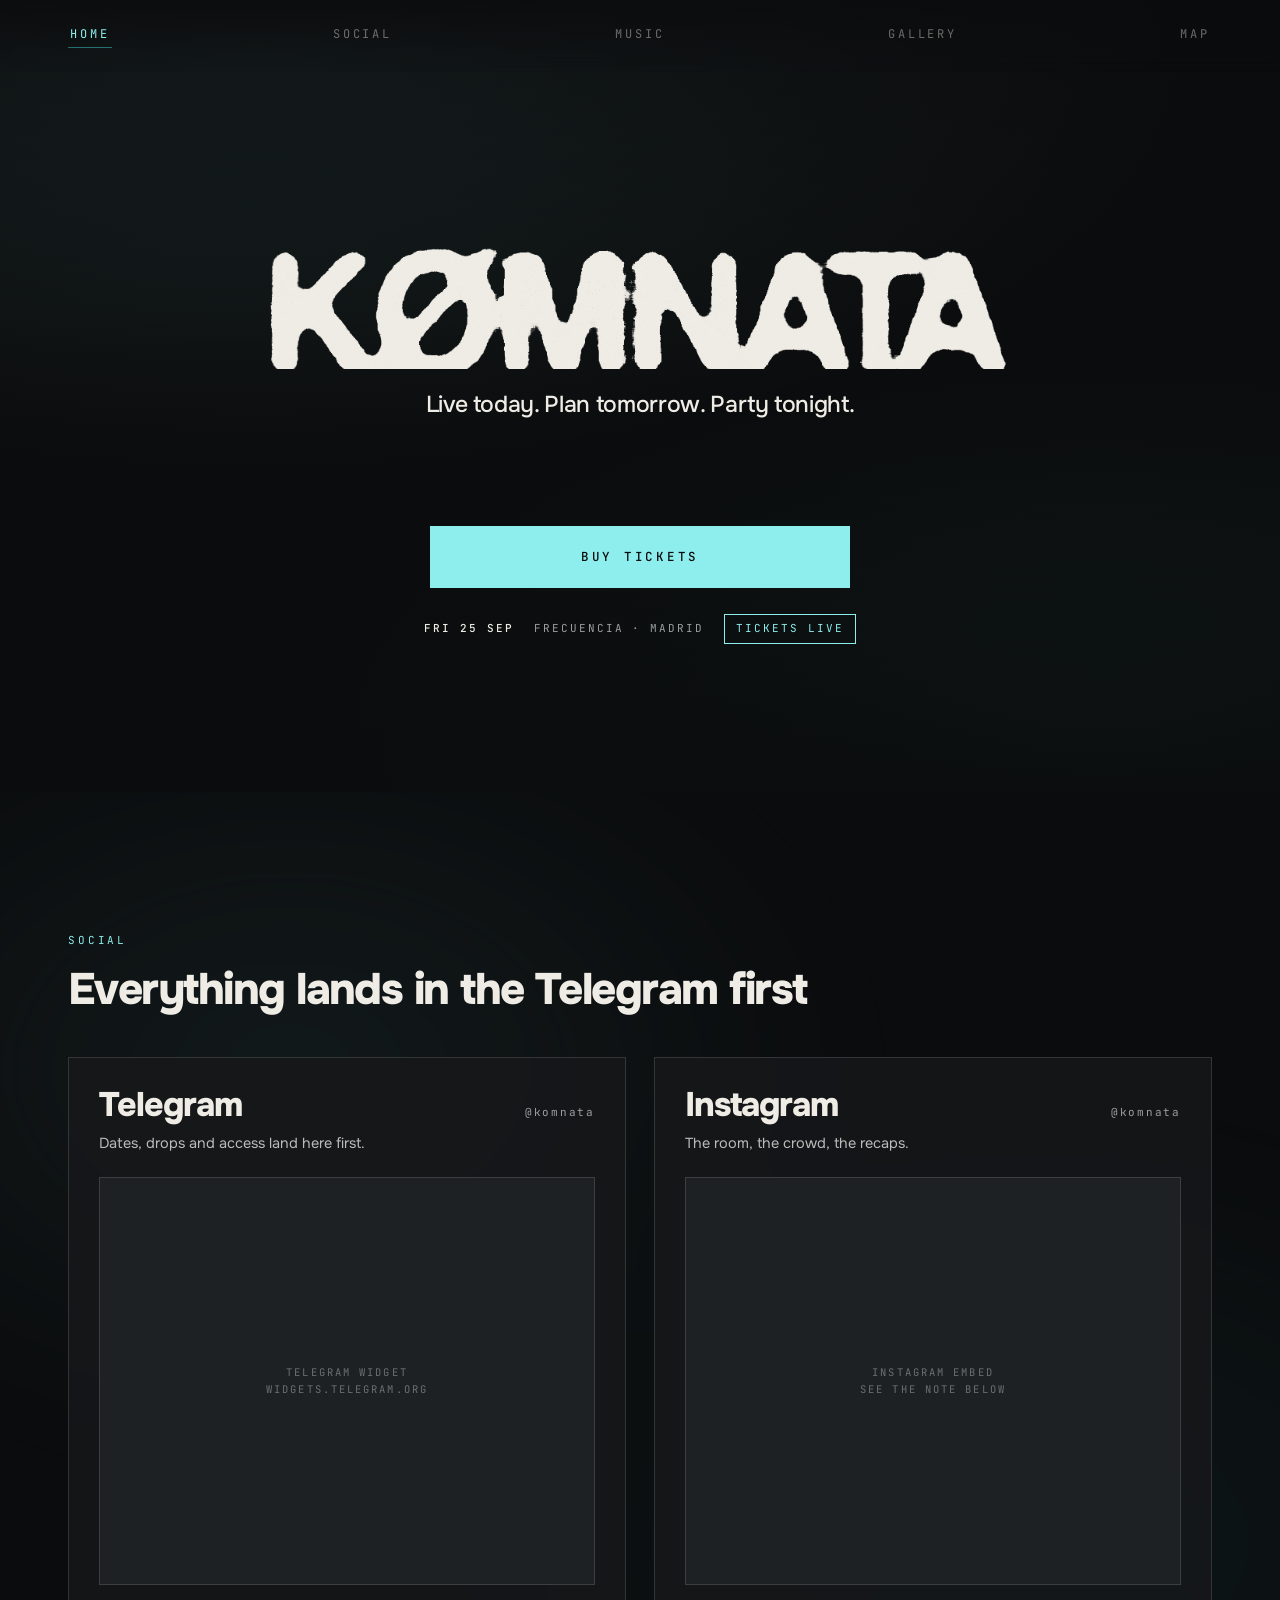
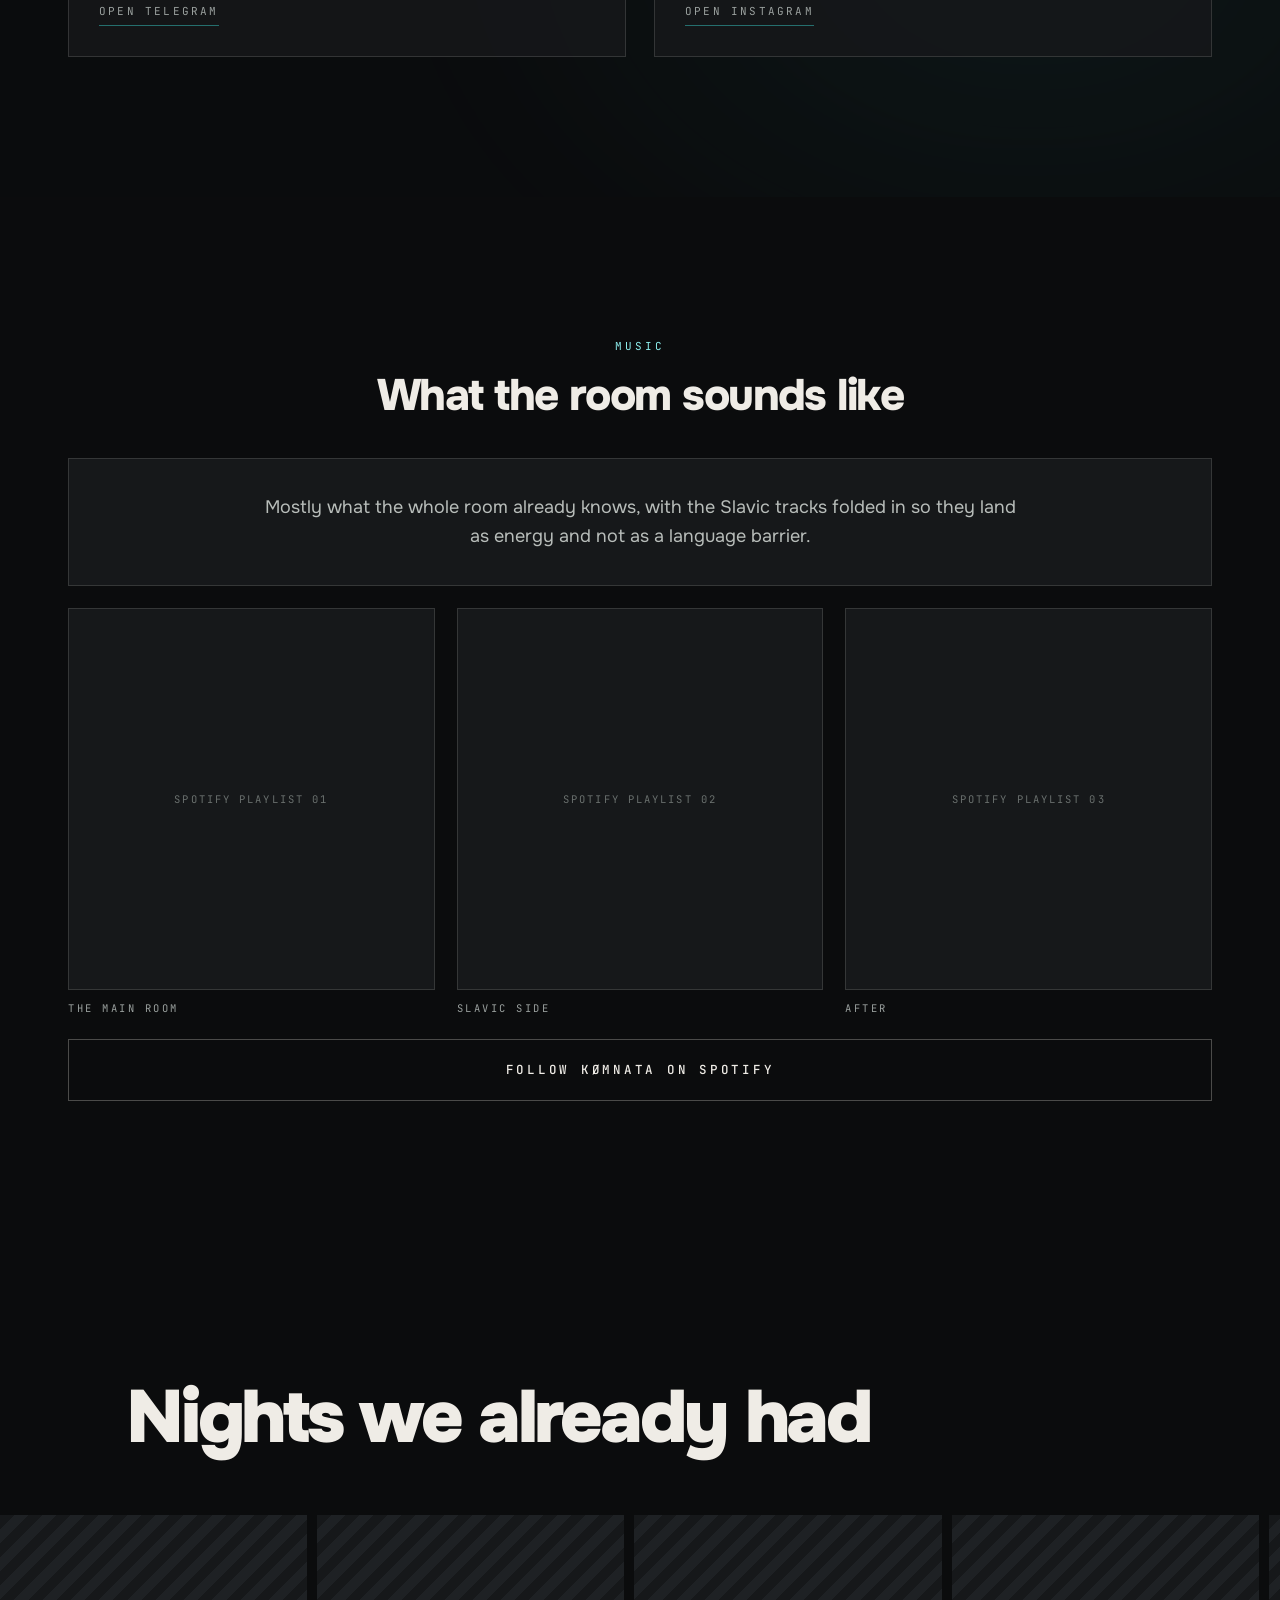
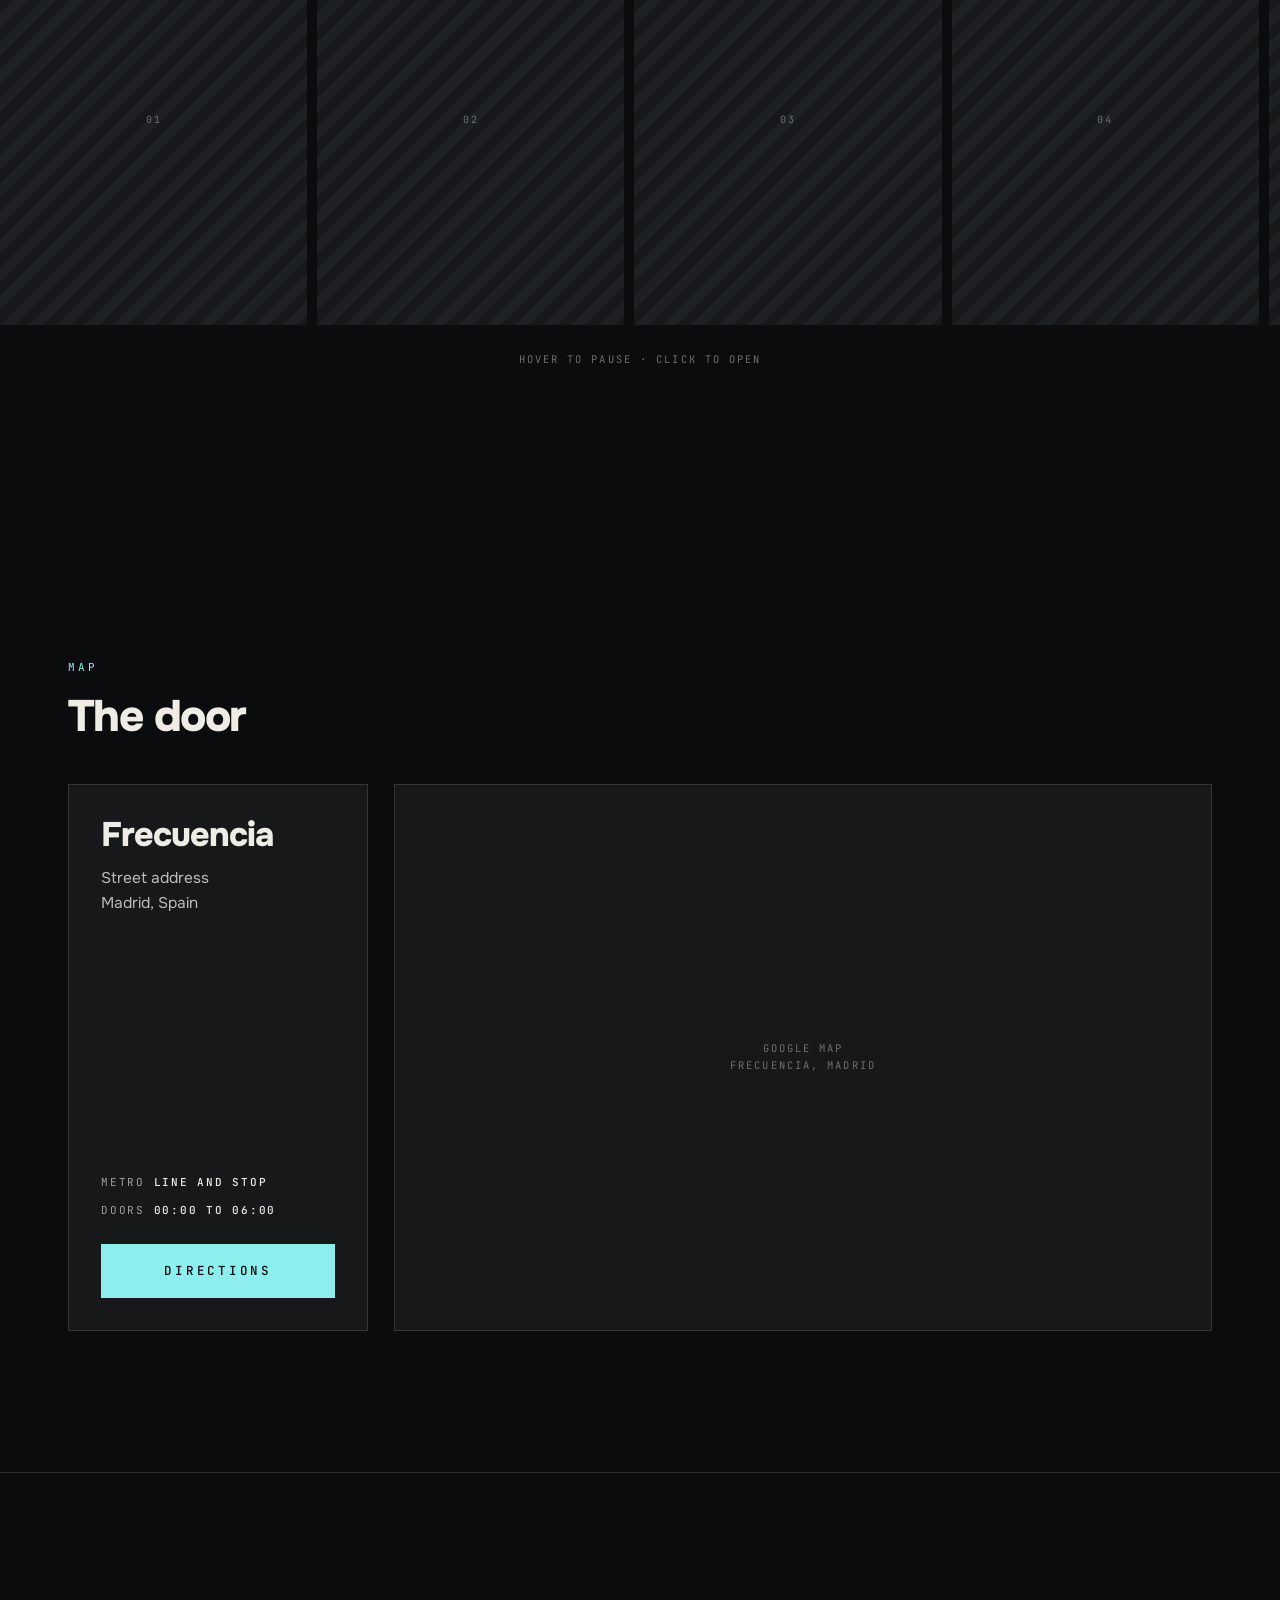
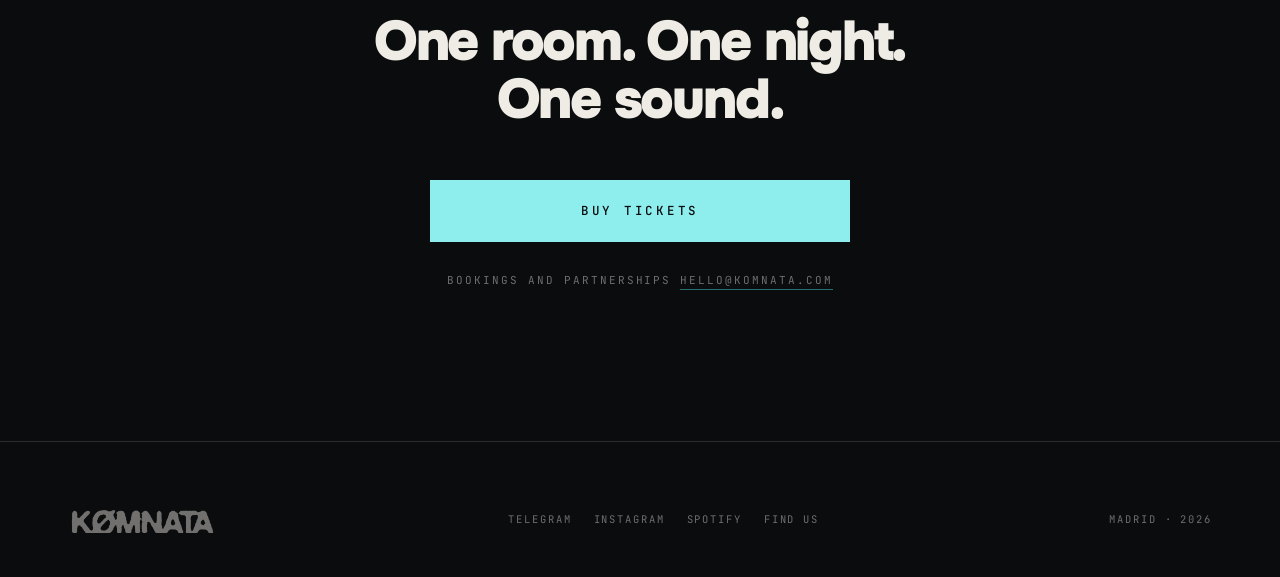
<file: Template Shared by the Client/website/index.html>
<!doctype html>
<html lang="en">
<head>
<meta charset="utf-8">
<meta name="viewport" content="width=device-width, initial-scale=1, viewport-fit=cover">
<title>KOMNATA</title>

<!-- SWAP: meta + Open Graph. The link gets pasted into chats constantly,
     so a blank preview looks broken. og-image should be 1200x630. -->
<meta name="description" content="KOMNATA is Madrid's international night with a Slavic soul.">
<meta property="og:title" content="KOMNATA">
<meta property="og:description" content="Madrid's international night with a Slavic soul.">
<meta property="og:image" content="og-image.jpg">
<meta property="og:type" content="website">
<meta name="twitter:card" content="summary_large_image">
<link rel="icon" href="favicon.png">

<!-- ===== META PIXEL =====================================================
     SWAP: paste the real pixel from Meta Events Manager and put your ID in
     place of PIXEL_ID below. Leave it commented until the ID exists, an
     empty pixel just throws errors.

     Track the ticket button as a conversion: both Buy tickets links carry
     class "btn--primary", so after the pixel loads add

       document.querySelectorAll('.btn--primary').forEach(function(b){
         b.addEventListener('click', function(){ fbq('track','Lead'); });
       });

     Note: a pixel sets cookies, so once it is live the site needs a cookie
     notice and a privacy line in the footer to be GDPR clean in Spain.

<script>
!function(f,b,e,v,n,t,s){if(f.fbq)return;n=f.fbq=function(){n.callMethod?
n.callMethod.apply(n,arguments):n.queue.push(arguments)};if(!f._fbq)f._fbq=n;
n.push=n;n.loaded=!0;n.version='2.0';n.queue=[];t=b.createElement(e);t.async=!0;
t.src=v;s=b.getElementsByTagName(e)[0];s.parentNode.insertBefore(t,s)}(window,
document,'script','https://connect.facebook.net/en_US/fbevents.js');
fbq('init','PIXEL_ID');
fbq('track','PageView');
</script>
     ===================================================================== -->
<link rel="preconnect" href="https://fonts.googleapis.com">
<link rel="preconnect" href="https://fonts.gstatic.com" crossorigin>
<link rel="stylesheet" href="https://fonts.googleapis.com/css2?family=Onest:wght@400;500;600;800;900&family=JetBrains+Mono:wght@400;500;700&display=swap">

<style>
/* ==========================================================================
   KØMNATA landing page.
   Section order follows the draft: HOME / SOCIAL / MUSIC / GALLERY / MAP,
   then the closing ticket button and footer.
   Everything to replace is marked  SWAP:
   ========================================================================== */

/* --- TOKENS ------------------------------------------------------------- */
:root{
  --ink:#0B0C0D;          /* page background */
  --surface:#16181A;      /* cards and wells */
  --surface-2:#1E2124;    /* hover on a surface */
  --bone:#EFECE6;         /* all text */
  --cyan:#8DEEED;         /* ACCENT 01. Only things you can press */
  --cyan-deep:#256F6E;    /* ACCENT 02. Lines and borders only, never text */
  --mute:#6A706E;
  --mute-2:#9AA09E;
  --mute-3:#B8BDBA;
  --hair:rgba(239,236,230,.14);
  --hair-2:rgba(239,236,230,.28);

  --sans:'Onest',ui-sans-serif,system-ui,-apple-system,Segoe UI,sans-serif;
  --mono:'JetBrains Mono',ui-monospace,SFMono-Regular,Menlo,monospace;

  --gutter:clamp(18px,4vw,48px);
  --max:1240px;
  --section-y:clamp(72px,11vw,150px);
  color-scheme:dark;
}

*{box-sizing:border-box;}
html{scroll-behavior:smooth;scroll-padding-top:72px;}
body{
  background:var(--ink);color:var(--bone);font-family:var(--sans);
  font-size:16px;line-height:1.6;margin:0;-webkit-font-smoothing:antialiased;
}
img{max-width:100%;display:block;}
a{color:inherit;text-decoration:none;}
:focus-visible{outline:2px solid var(--cyan);outline-offset:3px;}
@media (prefers-reduced-motion:reduce){*{animation:none!important;transition:none!important;}}

.shell{max-width:var(--max);margin:0 auto;padding-inline:var(--gutter);}
section{padding-block:var(--section-y);}

/* --- SHARED ------------------------------------------------------------- */
.eyebrow{
  font-family:var(--mono);font-size:11px;letter-spacing:.26em;
  text-transform:uppercase;color:var(--cyan);margin:0 0 16px;
}
.h2{font-size:clamp(26px,4.6vw,44px);font-weight:800;letter-spacing:-.035em;line-height:1.06;margin:0;text-wrap:balance;}
.lede{color:var(--mute-3);font-size:clamp(15px,1.9vw,18px);margin:16px auto 0;max-width:56ch;}

/* Buttons. Square, mono, uppercase. Never rounded. */
.btn{
  display:inline-flex;align-items:center;justify-content:center;
  min-width:clamp(240px,34vw,420px);
  font-family:var(--mono);font-size:12.5px;font-weight:500;
  letter-spacing:.22em;text-transform:uppercase;
  padding:20px 34px;border:1px solid transparent;cursor:pointer;
  transition:background .18s ease,color .18s ease,border-color .18s ease;
}
/* SWAP: the draft drew this button in bone. It is cyan here so the accent has
   somewhere to live. To go back to the draft, set background + border-color
   to var(--bone) and the hover to var(--cyan). One line either way. */
.btn--primary{background:var(--cyan);color:var(--ink);border-color:var(--cyan);}
.btn--primary:hover{background:var(--bone);border-color:var(--bone);}
.btn--ghost{background:transparent;color:var(--bone);border-color:var(--hair-2);}
.btn--ghost:hover{border-color:var(--cyan);color:var(--cyan);}

/* --- NAV ---------------------------------------------------------------- */
/* Transparent, sticky, items spread across the full width. The section you
   are in stays bone, the rest dim back. */
.nav{
  position:sticky;top:env(safe-area-inset-top,0px);z-index:60;
  background:linear-gradient(180deg,rgba(11,12,13,.82) 0%,rgba(11,12,13,0) 100%);
  backdrop-filter:blur(6px);-webkit-backdrop-filter:blur(6px);
  padding-block:20px 26px;
}
.nav ul{
  list-style:none;margin:0;padding:0;
  display:flex;justify-content:space-between;align-items:center;
  gap:8px;
}
.nav a{
  font-family:var(--mono);font-size:clamp(9.5px,1.15vw,12px);
  letter-spacing:.24em;text-transform:uppercase;
  color:var(--bone);opacity:.42;white-space:nowrap;
  padding:6px 2px;position:relative;
  transition:opacity .25s ease,color .25s ease;
}
.nav a:hover{opacity:.8;}
.nav a[aria-current="true"]{opacity:1;color:var(--cyan);}
.nav a[aria-current="true"]::after{
  content:"";position:absolute;left:0;right:0;bottom:0;height:1px;background:var(--cyan-deep);
}

/* --- S01  HOME ---------------------------------------------------------- */
.hero{
  position:relative;overflow:hidden;
  min-height:min(88svh,860px);
  display:flex;flex-direction:column;align-items:center;justify-content:center;
  text-align:center;
  margin-top:calc(-1 * (72px + env(safe-area-inset-top,0px)));
  padding-block:clamp(120px,18vw,180px) clamp(56px,9vw,100px);
}
.hero__media{position:absolute;inset:0;z-index:0;background:#000;}
.hero__media video,.hero__media img{width:100%;height:100%;object-fit:cover;opacity:.5;}
/* placeholder so the template is not blank before the video lands */
.hero__media--placeholder{
  background:
    radial-gradient(130% 95% at 20% 6%, rgba(141,238,237,.14) 0%, transparent 56%),
    radial-gradient(95% 75% at 86% 94%, rgba(37,111,110,.24) 0%, transparent 62%),
    var(--ink);
}
.hero__scrim{
  position:absolute;inset:0;z-index:1;
  background:linear-gradient(180deg,rgba(11,12,13,.7) 0%,rgba(11,12,13,.25) 40%,rgba(11,12,13,.9) 100%);
}
.hero__inner{
  position:relative;z-index:2;width:100%;
  display:flex;flex-direction:column;align-items:center;
}

/* The wordmark is the real hand drawn mark, not type. The source PNG is a
   square canvas with the mark as a centred band, so the box is set to the
   band's ratio and the image is centred inside it.
   SWAP: with a tightly cropped export this becomes a plain <img>. */
.wordmark{
  margin:0;width:min(86%,780px);aspect-ratio:5.5/1;
  background:url("wordmark.png") center center / 100% auto no-repeat;
}
.wordmark span{position:absolute;width:1px;height:1px;overflow:hidden;clip-path:inset(50%);white-space:nowrap;}

.hero__tagline{
  font-size:clamp(15px,2.3vw,23px);font-weight:500;letter-spacing:-.015em;
  color:var(--bone);margin:clamp(10px,1.6vw,18px) 0 0;
}
.hero__cta{margin-top:clamp(44px,8vw,110px);}
.hero__strip{
  display:flex;flex-wrap:wrap;justify-content:center;align-items:center;gap:10px 20px;
  margin-top:26px;
  font-family:var(--mono);font-size:11px;letter-spacing:.18em;text-transform:uppercase;color:var(--mute-2);
}
.hero__strip b{color:var(--bone);font-weight:500;}
.hero__strip .pill{border:1px solid var(--cyan);color:var(--cyan);padding:5px 11px;}
/* SWAP: between editions the pill reads "Announcing soon", loses the cyan
   border (use var(--hair-2)) and the button points at Telegram instead. */

/* --- S02  SOCIAL -------------------------------------------------------- */
/* Blurred photo sits behind this section. */
.social{position:relative;overflow:hidden;}
.social__bg{position:absolute;inset:-60px;z-index:0;}
.social__bg img{width:100%;height:100%;object-fit:cover;filter:blur(38px) saturate(.5);opacity:.4;}
.social__bg--placeholder{
  background:
    radial-gradient(70% 60% at 25% 30%, rgba(141,238,237,.16) 0%, transparent 60%),
    radial-gradient(70% 60% at 78% 72%, rgba(37,111,110,.3) 0%, transparent 62%);
  filter:blur(28px);
}
.social__scrim{position:absolute;inset:0;z-index:1;background:rgba(11,12,13,.62);}
.social .shell{position:relative;z-index:2;}

.cards{display:grid;grid-template-columns:1fr 1fr;gap:clamp(14px,2.4vw,28px);margin-top:44px;}
@media (max-width:760px){.cards{grid-template-columns:1fr;}}
.card{
  position:relative;background:rgba(22,24,26,.82);border:1px solid var(--hair);
  min-height:clamp(420px,52vw,600px);
  display:flex;flex-direction:column;
  padding:clamp(20px,2.6vw,30px);
  transition:border-color .2s ease;
}
.card:hover{border-color:var(--cyan-deep);}
.card__head{display:flex;align-items:baseline;justify-content:space-between;gap:14px;}
.card__name{font-size:clamp(22px,3.4vw,34px);font-weight:800;letter-spacing:-.03em;line-height:1;}
.card:hover .card__name{color:var(--cyan);}
.card__handle{font-family:var(--mono);font-size:11px;letter-spacing:.16em;color:var(--mute-2);white-space:nowrap;}
.card__note{color:var(--mute-3);font-size:14.5px;margin:10px 0 0;}
/* the widget drops in here */
.card__widget{
  position:relative;flex:1;margin-top:22px;
  background:var(--surface-2);border:1px solid var(--hair);
  min-height:220px;overflow:hidden;
}
.card__widget iframe,.card__widget > script + *{position:relative;z-index:1;width:100%;height:100%;border:0;}
.card__fallback{
  position:absolute;inset:0;z-index:0;display:flex;align-items:center;justify-content:center;
  text-align:center;padding:20px;
  font-family:var(--mono);font-size:10.5px;letter-spacing:.2em;text-transform:uppercase;color:var(--mute);
}
.card__link{
  margin-top:18px;font-family:var(--mono);font-size:11px;letter-spacing:.2em;
  text-transform:uppercase;color:var(--mute-2);
  border-bottom:1px solid var(--cyan-deep);padding-bottom:4px;align-self:flex-start;
}
.card__link:hover{color:var(--cyan);}

/* --- S03  MUSIC --------------------------------------------------------- */
.music{text-align:center;}
.intro-bar{
  border:1px solid var(--hair);background:var(--surface);
  padding:clamp(22px,3vw,34px) clamp(20px,3vw,40px);margin-top:40px;
}
.intro-bar p{margin:0;color:var(--mute-3);font-size:clamp(15px,1.9vw,18px);max-width:64ch;margin-inline:auto;}
.playlists{display:grid;grid-template-columns:repeat(3,1fr);gap:clamp(12px,1.8vw,22px);margin-top:clamp(12px,1.8vw,22px);}
@media (max-width:820px){.playlists{grid-template-columns:1fr;}}
.playlist__label{
  font-family:var(--mono);font-size:10.5px;letter-spacing:.24em;text-transform:uppercase;
  color:var(--mute-2);margin:0 0 10px;text-align:left;
}
/* The Spotify iframe brings its own green and rounded corners and cannot be
   restyled, so we contain it in our own square well rather than fight it. */
.well{
  position:relative;background:var(--surface);border:1px solid var(--hair);
  min-height:380px;overflow:hidden;
}
.well iframe{position:relative;z-index:1;display:block;width:100%;height:380px;border:0;}
.well__fallback{
  position:absolute;inset:0;z-index:0;display:flex;align-items:center;justify-content:center;
  text-align:center;padding:20px;
  font-family:var(--mono);font-size:10.5px;letter-spacing:.2em;text-transform:uppercase;color:var(--mute);
}
.music__cta{margin-top:clamp(12px,1.8vw,22px);}
.music__cta .btn{width:100%;min-width:0;}

/* --- S04  GALLERY ------------------------------------------------------- */
.gallery{padding-inline:0;overflow:hidden;}
.gallery__head{text-align:center;padding-inline:var(--gutter);}
/* SWAP: drop the headline image in here. Until then the text below stands in.
   <img class="gallery__headline" src="headline.png" alt="..."> */
.gallery__headline{max-width:min(90%,900px);margin:0 auto;}
.gallery__headline--text{
  font-size:clamp(30px,6.4vw,74px);font-weight:900;letter-spacing:-.045em;line-height:.98;
  margin:0;text-wrap:balance;
}
.marquee{margin-top:clamp(36px,5vw,60px);position:relative;}
.marquee__track{
  display:flex;gap:10px;width:max-content;
  animation:slide 46s linear infinite;
}
.marquee:hover .marquee__track{animation-play-state:paused;}
@keyframes slide{from{transform:translateX(0);}to{transform:translateX(-50%);}}
@media (prefers-reduced-motion:reduce){
  .marquee{overflow-x:auto;}
  .marquee__track{animation:none;}
}
.shot{
  flex:0 0 auto;width:clamp(200px,24vw,320px);aspect-ratio:3/4;max-width:100%;
  background:var(--surface);border:0;padding:0;cursor:pointer;overflow:hidden;position:relative;
}
.shot img{width:100%;height:100%;object-fit:cover;transition:opacity .2s ease;}
.shot:hover img{opacity:.78;}
.shot--empty::after{
  content:attr(data-label);position:absolute;inset:0;display:flex;align-items:center;justify-content:center;
  font-family:var(--mono);font-size:10px;letter-spacing:.2em;text-transform:uppercase;color:var(--mute);
  background:repeating-linear-gradient(135deg,var(--surface) 0 10px,var(--surface-2) 10px 20px);
}
.gallery__note{
  text-align:center;padding-inline:var(--gutter);margin-top:26px;
  font-family:var(--mono);font-size:10.5px;letter-spacing:.2em;text-transform:uppercase;color:var(--mute);
}

/* Lightbox */
.lightbox{position:fixed;inset:0;z-index:95;background:rgba(11,12,13,.96);display:flex;align-items:center;justify-content:center;padding:clamp(16px,5vw,64px);}
.lightbox img{max-width:100%;max-height:82vh;object-fit:contain;}
.lightbox__empty{width:min(480px,100%);aspect-ratio:3/4;background:repeating-linear-gradient(135deg,var(--surface) 0 10px,var(--surface-2) 10px 20px);display:flex;align-items:center;justify-content:center;font-family:var(--mono);font-size:11px;letter-spacing:.2em;text-transform:uppercase;color:var(--mute);}
.lightbox__bar{position:absolute;top:0;left:0;right:0;display:flex;justify-content:space-between;align-items:center;padding:20px clamp(16px,4vw,34px);font-family:var(--mono);font-size:11px;letter-spacing:.2em;text-transform:uppercase;color:var(--mute-2);}
.lightbox__btn{background:none;border:0;color:var(--bone);font:inherit;cursor:pointer;padding:8px;}
.lightbox__btn:hover{color:var(--cyan);}
.lightbox__nav{position:absolute;top:50%;transform:translateY(-50%);background:none;border:0;color:var(--bone);font-size:26px;cursor:pointer;padding:18px;line-height:1;}
.lightbox__nav:hover{color:var(--cyan);}
.lightbox__nav--prev{left:2px;} .lightbox__nav--next{right:2px;}

/* --- S05  MAP ----------------------------------------------------------- */
.venue{display:grid;grid-template-columns:minmax(220px,300px) minmax(0,1fr);gap:clamp(14px,2.2vw,26px);margin-top:44px;}
@media (max-width:820px){.venue{grid-template-columns:1fr;}}
.venue__info{
  background:var(--surface);border:1px solid var(--hair);
  padding:clamp(22px,2.8vw,32px);display:flex;flex-direction:column;
}
.venue__name{font-size:clamp(24px,3.4vw,34px);font-weight:800;letter-spacing:-.03em;margin:0;line-height:1.05;}
.venue__addr{color:var(--mute-3);margin:14px 0 0;font-size:15.5px;line-height:1.6;}
.venue__meta{margin-top:auto;padding-top:28px;display:flex;flex-direction:column;gap:11px;font-family:var(--mono);font-size:11px;letter-spacing:.16em;text-transform:uppercase;color:var(--mute-2);}
.venue__meta b{color:var(--bone);font-weight:500;}
.venue__info .btn{margin-top:24px;min-width:0;width:100%;padding-block:16px;}
.map{position:relative;border:1px solid var(--hair);background:var(--surface);min-height:clamp(320px,42vw,540px);overflow:hidden;}
.map iframe{
  position:relative;z-index:1;width:100%;height:100%;min-height:inherit;border:0;
  /* This is what keeps Google's white map inside the palette.
     Do not ship the section without it. */
  filter:grayscale(1) invert(.92) contrast(.86);
}
.map__fallback{position:absolute;inset:0;z-index:0;display:flex;align-items:center;justify-content:center;text-align:center;padding:24px;font-family:var(--mono);font-size:10.5px;letter-spacing:.2em;text-transform:uppercase;color:var(--mute);}

/* --- S06  CLOSING + FOOTER ---------------------------------------------- */
.close{text-align:center;border-top:1px solid var(--hair);}
.close__line{font-size:clamp(26px,5.4vw,56px);font-weight:900;letter-spacing:-.04em;line-height:1.02;margin:0 0 clamp(32px,5vw,52px);text-wrap:balance;}
.close__contact{margin-top:30px;font-family:var(--mono);font-size:11px;letter-spacing:.18em;text-transform:uppercase;color:var(--mute);}
.close__contact a{border-bottom:1px solid var(--cyan-deep);padding-bottom:2px;}
.close__contact a:hover{color:var(--cyan);}

footer{border-top:1px solid var(--hair);padding-block:clamp(40px,6vw,64px) clamp(30px,4vw,44px);}
.foot{display:flex;flex-wrap:wrap;align-items:center;justify-content:space-between;gap:20px 28px;font-family:var(--mono);font-size:10.5px;letter-spacing:.18em;text-transform:uppercase;color:var(--mute);}
.foot__mark{width:150px;aspect-ratio:5.5/1;opacity:.45;background:url("wordmark.png") center center / 100% auto no-repeat;}
.foot nav{display:flex;gap:22px;flex-wrap:wrap;}
.foot a:hover{color:var(--cyan);}
</style>
</head>
<body>


<!-- ======================= NAV ======================= -->
<div class="nav">
  <div class="shell">
    <ul>
      <li><a href="#home" data-nav="home">Home</a></li>
      <li><a href="#social" data-nav="social">Social</a></li>
      <li><a href="#music" data-nav="music">Music</a></li>
      <li><a href="#gallery" data-nav="gallery">Gallery</a></li>
      <li><a href="#map" data-nav="map">Map</a></li>
    </ul>
  </div>
</div>


<!-- ======================= S01  HOME ======================= -->
<header class="hero" id="home">
  <!-- SWAP: replace with the real loop.
       <div class="hero__media"><video autoplay muted loop playsinline poster="hero.jpg"><source src="hero.mp4" type="video/mp4"></video></div>
       Crowd footage, not the booth. Under 3 MB, 8 to 12 seconds. -->
  <div class="hero__media hero__media--placeholder"></div>
  <div class="hero__scrim"></div>

  <div class="hero__inner shell">
    <h1 class="wordmark" role="img" aria-label="KØMNATA"><span>KØMNATA</span></h1>
    <p class="hero__tagline">Live today. Plan tomorrow. Party tonight.</p>

    <!-- SWAP: href goes to the current edition's ticket page -->
    <a class="btn btn--primary hero__cta" href="#tickets">Buy tickets</a>

    <div class="hero__strip">
      <!-- SWAP: date, venue and status each edition -->
      <span><b>Fri 25 Sep</b></span>
      <span>Frecuencia · Madrid</span>
      <span class="pill">Tickets live</span>
    </div>
  </div>
</header>


<!-- ======================= S02  SOCIAL ======================= -->
<section class="social" id="social">
  <!-- SWAP: a real photo here. It gets blurred and dimmed by the CSS.
       <div class="social__bg"><img src="photos/crowd.webp" alt=""></div> -->
  <div class="social__bg social__bg--placeholder"></div>
  <div class="social__scrim"></div>

  <div class="shell">
    <p class="eyebrow">Social</p>
    <h2 class="h2">Everything lands in the Telegram first</h2>

    <div class="cards">
      <!-- SWAP: real link + handle -->
      <a class="card" href="#" target="_blank" rel="noopener">
        <div class="card__head">
          <div class="card__name">Telegram</div>
          <div class="card__handle">@komnata</div>
        </div>
        <p class="card__note">Dates, drops and access land here first.</p>
        <div class="card__widget">
          <div class="card__fallback">Telegram widget<br>widgets.telegram.org</div>
          <!-- SWAP: Telegram's own post widget. From widgets.telegram.org, paste
               the <script async src="https://telegram.org/js/telegram-widget.js" ...>
               tag in here. It renders a live post from the channel. -->
        </div>
        <span class="card__link">Open Telegram</span>
      </a>

      <!-- SWAP: real link + handle -->
      <a class="card" href="#" target="_blank" rel="noopener">
        <div class="card__head">
          <div class="card__name">Instagram</div>
          <div class="card__handle">@komnata</div>
        </div>
        <p class="card__note">The room, the crowd, the recaps.</p>
        <div class="card__widget">
          <div class="card__fallback">Instagram embed<br>see the note below</div>
          <!-- NOTE: Instagram has no official widget for a whole profile feed
               any more, only single-post embeds via their oEmbed. Three options:
               1. embed one strong recent post (official, free, static)
               2. a third party feed widget (Elfsight, Behold, SnapWidget) which
                  needs an account and loads their script
               3. skip the widget and make the card a big image + follower count
               Option 1 or 3 keeps the page fast and free. -->
        </div>
        <span class="card__link">Open Instagram</span>
      </a>
    </div>
  </div>
</section>


<!-- ======================= S03  MUSIC ======================= -->
<section class="music" id="music">
  <div class="shell">
    <p class="eyebrow">Music</p>
    <h2 class="h2">What the room sounds like</h2>

    <div class="intro-bar">
      <p>Mostly what the whole room already knows, with the Slavic tracks folded in so they land as energy and not as a language barrier.</p>
    </div>

    <div class="playlists">
      <!-- SWAP x3: Spotify > playlist > Share > Embed playlist.
           Paste the src into the iframe and add ?theme=0 for the dark player.
           Keep loading="lazy", these are heavy. -->
      <div>
        <div class="well">
          <div class="well__fallback">Spotify playlist 01</div>
          <iframe title="KØMNATA playlist 01" loading="lazy" allow="encrypted-media"></iframe>
        </div>
        <p class="playlist__label" style="margin-top:10px;margin-bottom:0">The main room</p>
      </div>
      <div>
        <div class="well">
          <div class="well__fallback">Spotify playlist 02</div>
          <iframe title="KØMNATA playlist 02" loading="lazy" allow="encrypted-media"></iframe>
        </div>
        <p class="playlist__label" style="margin-top:10px;margin-bottom:0">Slavic side</p>
      </div>
      <div>
        <div class="well">
          <div class="well__fallback">Spotify playlist 03</div>
          <iframe title="KØMNATA playlist 03" loading="lazy" allow="encrypted-media"></iframe>
        </div>
        <p class="playlist__label" style="margin-top:10px;margin-bottom:0">After</p>
      </div>
    </div>

    <div class="music__cta">
      <!-- SWAP: the KØMNATA Spotify artist or user profile -->
      <a class="btn btn--ghost" href="#" target="_blank" rel="noopener">Follow KØMNATA on Spotify</a>
    </div>
  </div>
</section>


<!-- ======================= S04  GALLERY ======================= -->
<section class="gallery" id="gallery">
  <div class="gallery__head">
    <!-- SWAP: your headline artwork goes here as an image.
         <img class="gallery__headline" src="gallery-headline.png" alt="...">
         Delete the <p> below once it is in. -->
    <p class="gallery__headline gallery__headline--text">Nights we already had</p>
  </div>

  <!-- Full bleed, auto scrolling, pauses on hover. The tiles are duplicated
       once so the loop is seamless: keep both halves identical when you swap
       in real photos.
       SWAP: <img src="photos/01.webp" alt="" loading="lazy"> inside each
       button, and remove the shot--empty class. -->
  <div class="marquee">
    <div class="marquee__track" id="track">
      <button class="shot shot--empty" data-label="01" type="button"></button>
      <button class="shot shot--empty" data-label="02" type="button"></button>
      <button class="shot shot--empty" data-label="03" type="button"></button>
      <button class="shot shot--empty" data-label="04" type="button"></button>
      <button class="shot shot--empty" data-label="05" type="button"></button>
      <button class="shot shot--empty" data-label="06" type="button"></button>
      <button class="shot shot--empty" data-label="07" type="button"></button>
      <button class="shot shot--empty" data-label="08" type="button"></button>
      <!-- duplicate set, keeps the loop seamless -->
      <button class="shot shot--empty" data-label="01" type="button" aria-hidden="true" tabindex="-1"></button>
      <button class="shot shot--empty" data-label="02" type="button" aria-hidden="true" tabindex="-1"></button>
      <button class="shot shot--empty" data-label="03" type="button" aria-hidden="true" tabindex="-1"></button>
      <button class="shot shot--empty" data-label="04" type="button" aria-hidden="true" tabindex="-1"></button>
      <button class="shot shot--empty" data-label="05" type="button" aria-hidden="true" tabindex="-1"></button>
      <button class="shot shot--empty" data-label="06" type="button" aria-hidden="true" tabindex="-1"></button>
      <button class="shot shot--empty" data-label="07" type="button" aria-hidden="true" tabindex="-1"></button>
      <button class="shot shot--empty" data-label="08" type="button" aria-hidden="true" tabindex="-1"></button>
    </div>
  </div>

  <p class="gallery__note">Hover to pause · click to open</p>
</section>


<!-- ======================= S05  MAP ======================= -->
<section id="map">
  <div class="shell">
    <p class="eyebrow">Map</p>
    <h2 class="h2">The door</h2>

    <div class="venue">
      <div class="venue__info">
        <!-- SWAP: confirm the street address and metro stop -->
        <h3 class="venue__name">Frecuencia</h3>
        <p class="venue__addr">Street address<br>Madrid, Spain</p>
        <div class="venue__meta">
          <span>Metro <b>Line and stop</b></span>
          <span>Doors <b>00:00 to 06:00</b></span>
        </div>
        <!-- SWAP: Google Maps link to the venue -->
        <a class="btn btn--primary" href="#" target="_blank" rel="noopener">Directions</a>
      </div>

      <!-- SWAP: Google Maps > search the venue > Share > Embed a map > copy the
           iframe src into here. The dark filter is in the CSS, leave it on. -->
      <div class="map">
        <div class="map__fallback">Google map<br>Frecuencia, Madrid</div>
        <iframe title="Map to Frecuencia, Madrid" loading="lazy" referrerpolicy="no-referrer-when-downgrade"></iframe>
      </div>
    </div>
  </div>
</section>


<!-- ======================= S06  CLOSING + FOOTER ======================= -->
<section class="close" id="tickets">
  <div class="shell">
    <p class="close__line">One room. One night.<br>One sound.</p>
    <!-- SWAP: same ticket link as the hero -->
    <a class="btn btn--primary" href="#">Buy tickets</a>
    <p class="close__contact">Bookings and partnerships <a href="mailto:hello@komnata.com">hello@komnata.com</a></p>
  </div>
</section>

<footer>
  <div class="shell foot">
    <div class="foot__mark" role="img" aria-label="KØMNATA"></div>
    <nav>
      <a href="#" target="_blank" rel="noopener">Telegram</a>
      <a href="#" target="_blank" rel="noopener">Instagram</a>
      <a href="#" target="_blank" rel="noopener">Spotify</a>
      <a href="#map">Find us</a>
    </nav>
    <span>Madrid · 2026</span>
  </div>
</footer>


<script>
/* --- Scroll spy. Lights the current nav item, dims the rest. ------------- */
(function(){
  var links = Array.prototype.slice.call(document.querySelectorAll('[data-nav]'));
  var ids = links.map(function(a){ return a.getAttribute('data-nav'); });
  var sections = ids.map(function(id){ return document.getElementById(id); }).filter(Boolean);
  if(!sections.length) return;

  function setActive(id){
    links.forEach(function(a){
      a.setAttribute('aria-current', a.getAttribute('data-nav') === id ? 'true' : 'false');
    });
  }
  setActive('home');

  var obs = new IntersectionObserver(function(entries){
    var best = null;
    entries.forEach(function(e){
      if(e.isIntersecting && (!best || e.intersectionRatio > best.intersectionRatio)) best = e;
    });
    if(best) setActive(best.target.id);
  }, { rootMargin: '-45% 0px -45% 0px', threshold: [0, 0.25, 0.5, 1] });

  sections.forEach(function(s){ obs.observe(s); });
})();

/* --- Lightbox. Works with placeholders and with real images. ------------- */
(function(){
  var track = document.getElementById('track');
  if(!track) return;
  var box = null, index = 0;

  /* only the first, non-duplicated half is navigable */
  function shots(){
    return Array.prototype.slice.call(track.querySelectorAll('.shot'))
      .filter(function(el){ return el.getAttribute('aria-hidden') !== 'true'; });
  }

  function render(){
    var all = shots(), shot = all[index];
    if(!box || !shot) return;
    var img = shot.querySelector('img');
    var stage = box.querySelector('.lightbox__stage');
    stage.innerHTML = '';
    if(img){
      var big = document.createElement('img');
      big.src = img.currentSrc || img.src;
      big.alt = img.alt || '';
      stage.appendChild(big);
    } else {
      var ph = document.createElement('div');
      ph.className = 'lightbox__empty';
      ph.textContent = shot.getAttribute('data-label') || '';
      stage.appendChild(ph);
    }
    box.querySelector('.lightbox__count').textContent = (index + 1) + ' / ' + all.length;
  }

  function open(i){
    index = i;
    box = document.createElement('div');
    box.className = 'lightbox';
    box.innerHTML =
      '<div class="lightbox__bar"><span class="lightbox__count"></span>'+
      '<button class="lightbox__btn" type="button" data-close>Close</button></div>'+
      '<button class="lightbox__nav lightbox__nav--prev" type="button" data-prev aria-label="Previous">&#8592;</button>'+
      '<div class="lightbox__stage"></div>'+
      '<button class="lightbox__nav lightbox__nav--next" type="button" data-next aria-label="Next">&#8594;</button>';
    document.body.appendChild(box);
    document.body.style.overflow = 'hidden';
    render();
    box.addEventListener('click', function(e){
      if(e.target.hasAttribute('data-close') || e.target === box) close();
      if(e.target.hasAttribute('data-prev')) step(-1);
      if(e.target.hasAttribute('data-next')) step(1);
    });
  }

  function step(d){
    var all = shots();
    index = (index + d + all.length) % all.length;
    render();
  }

  function close(){
    if(!box) return;
    box.remove(); box = null;
    document.body.style.overflow = '';
  }

  track.addEventListener('click', function(e){
    var shot = e.target.closest('.shot');
    if(!shot) return;
    var all = shots();
    var i = all.indexOf(shot);
    /* a click on a duplicate opens its original */
    if(i === -1){
      var label = shot.getAttribute('data-label');
      i = all.findIndex(function(s){ return s.getAttribute('data-label') === label; });
    }
    if(i > -1) open(i);
  });

  document.addEventListener('keydown', function(e){
    if(!box) return;
    if(e.key === 'Escape') close();
    if(e.key === 'ArrowLeft') step(-1);
    if(e.key === 'ArrowRight') step(1);
  });
})();
</script>

</body>
</html>
</file>
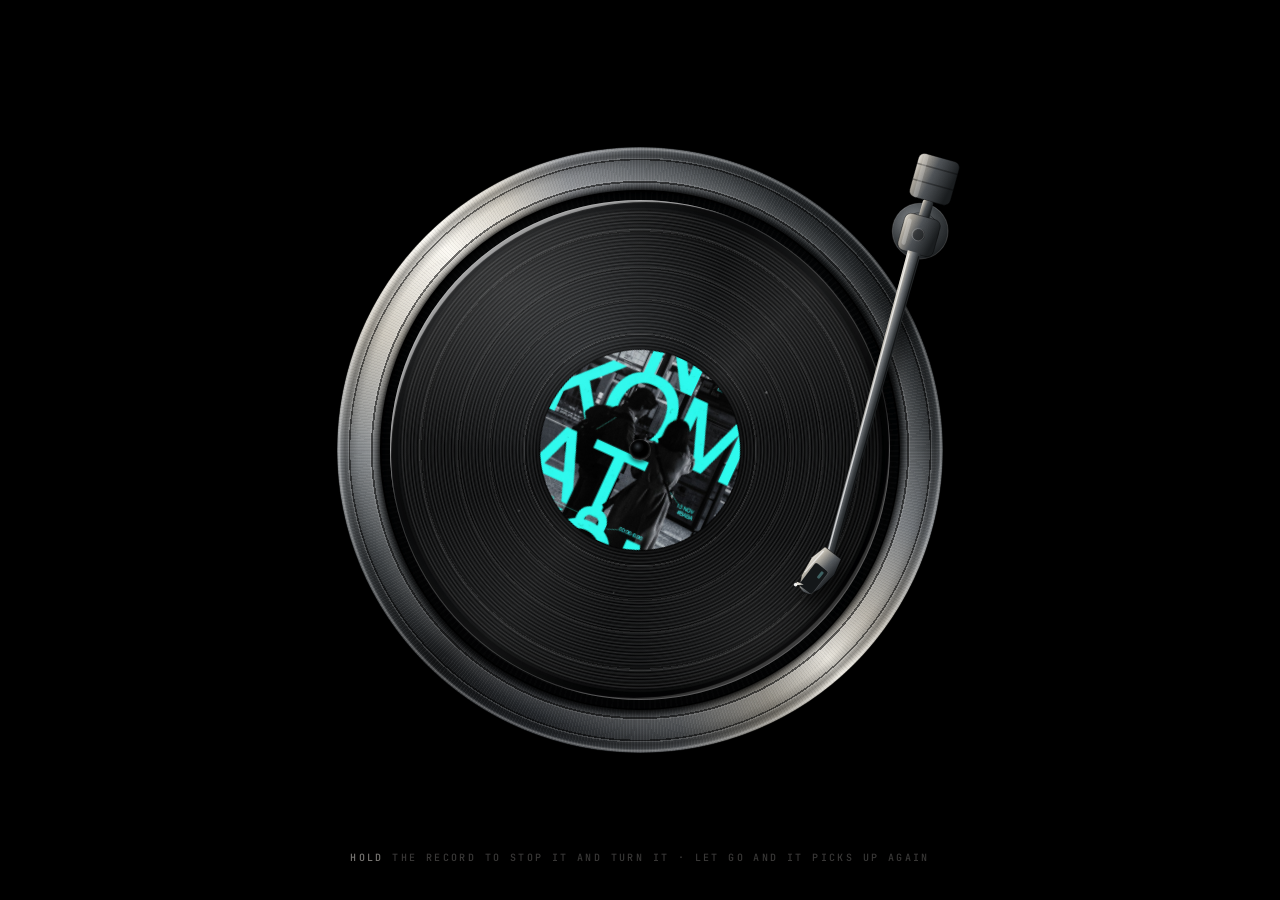
<file: site/vinyl-showcase.html>
<!doctype html>
<html lang="en">
<head>
<meta charset="utf-8">
<meta name="viewport" content="width=device-width, initial-scale=1, viewport-fit=cover">
<title>KØMNATA — vinyl player</title>
<meta name="theme-color" content="#0B0C0D">

<style>
@font-face{
  font-family:'Onest';
  src:url('assets/fonts/Onest-VariableFont_wght.ttf') format('truetype');
  font-weight:100 900;font-style:normal;font-display:swap;
}
@font-face{
  font-family:'JetBrains Mono';
  src:url('assets/fonts/JetBrainsMono-VariableFont_wght.ttf') format('truetype');
  font-weight:100 800;font-style:normal;font-display:swap;
}

:root{
  --night:#0B0C0D;
  --bone:#EFECE6;
  --cyan:#8DEEED;
  --cyan-deep:#256F6E;
  --sans:'Onest',ui-sans-serif,system-ui,-apple-system,sans-serif;
  --mono:'JetBrains Mono',ui-monospace,SFMono-Regular,Menlo,monospace;
  color-scheme:dark;
}
*,*::before,*::after{box-sizing:border-box;}
html,body{height:100%;}
body{
  margin:0;background:#000;color:var(--bone);
  font-family:var(--sans);
  display:flex;align-items:center;justify-content:center;
  overflow:hidden;
  -webkit-font-smoothing:antialiased;
}

/* the same grain that carries the rest of the site, so the metal does not band */
.grain{
  position:fixed;inset:-120px;z-index:9;pointer-events:none;
  opacity:.15;mix-blend-mode:overlay;
  background-image:url("data:image/svg+xml,%3Csvg xmlns='http://www.w3.org/2000/svg' width='220' height='220'%3E%3Cfilter id='n'%3E%3CfeTurbulence type='fractalNoise' baseFrequency='.82' numOctaves='3' stitchTiles='stitch'/%3E%3CfeColorMatrix type='saturate' values='0'/%3E%3C/filter%3E%3Crect width='220' height='220' filter='url(%23n)' opacity='.55'/%3E%3C/svg%3E");
}

.hint{
  position:fixed;left:0;right:0;bottom:26px;z-index:10;
  text-align:center;pointer-events:none;
  font-family:var(--mono);font-size:10px;font-weight:500;
  letter-spacing:.24em;text-transform:uppercase;
  color:rgba(239,236,230,.24);
}
.hint b{font-weight:500;color:rgba(239,236,230,.5);}
</style>

<link rel="stylesheet" href="components/vinyl-player/vinyl-player.css?v=1">
</head>

<body>

<div data-vinyl
     data-cover="assets/img/playlists/rus-komnata.jpg"
     data-title="рус комната 7.000.000+"
     data-turn="9"
     style="--v-size:min(680px,84vmin);--v-label:30%;--v-art:50% 34%"></div>

<div class="grain" aria-hidden="true"></div>
<p class="hint"><b>Hold</b> the record to stop it and turn it &middot; let go and it picks up again</p>

<script src="components/vinyl-player/vinyl-player.js?v=1"></script>
</body>
</html>
</file>
<file: site/components/vinyl-player/vinyl-player.css>
/* ==========================================================================
   KØMNATA — vinyl player
   A record on a platter, seen from straight above. Everything is drawn in
   percentages of one square stage (1000 x 1000 conceptual units), so the unit
   scales from 240px to 900px without a single value needing a tweak.

   Geometry, in stage units, centre at 500/500:
     platter rim   r 446   inset  5.4%
     rim inner     r 382   (85.6% of the rim, see the ring overlay)
     recess        r 382 → 368
     record        r 368   inset 13.2%
     label         r 121   inset 33.5% of the record box
     spindle       r  10.5 inset 48.6% of the record box
     arm pivot     912/178, outside the platter at the top right

   Two rules hold the illusion together:
   1. The light comes from the top left and never moves. Grooves and label
      rotate, the specular gloss does not. A record that carries its highlight
      around with it reads as a spinning drawing, not as vinyl.
   2. Every radial-gradient that sets a radius says `closest-side`. Without it
      100% means the corner of the box, not the edge of the circle, and every
      ring lands 41% too far out.
   ========================================================================== */

.vinyl{
  /* Tokens fall back to the brand values so the component works on its own. */
  --v-night:var(--night,#0B0C0D);
  --v-bone:var(--bone,#EFECE6);
  --v-cyan:var(--cyan,#8DEEED);
  --v-mono:var(--mono,'JetBrains Mono',ui-monospace,SFMono-Regular,Menlo,monospace);
  --v-sans:var(--sans,'Onest',ui-sans-serif,system-ui,-apple-system,sans-serif);

  --v-size:min(560px,82vw);   /* the one number worth changing */
  --v-label:33.5%;            /* label inset. 33.5% is a real 4in label on a
                                 12in record; 26% reads as a picture disc */
  --v-art:50% 50%;            /* which part of a non-square cover to keep */
  --v-rot:0deg;               /* written by the script, every frame */
  --v-arm:3deg;               /* tonearm travel, 0 at the lead-in groove */

  position:relative;
  width:var(--v-size);
  aspect-ratio:1;
  flex:none;
  -webkit-tap-highlight-color:transparent;
}

.vinyl__stage{position:absolute;inset:0;}

/* --- CONTACT SHADOW ------------------------------------------------------
   The unit sits on the page rather than being pasted onto it. Offset down and
   right, away from the light. */
.vinyl__shadow{
  position:absolute;left:2%;right:2%;top:7%;bottom:-3%;
  border-radius:50%;
  background:radial-gradient(closest-side,rgba(0,0,0,.8),rgba(0,0,0,.38) 60%,transparent 100%);
  filter:blur(30px);
  pointer-events:none;
}

/* --- PLATTER RIM ---------------------------------------------------------
   Machined aluminium, not a white ring. Lit by a conic model rather than a
   linear one: a hard primary highlight at the top left, a cooler rim light
   bouncing back on the bottom right, and the two quadrants between them left
   in shadow. That is what keeps the ring reading the whole way round instead
   of dissolving into the page on its dark side. */
.vinyl__rim{
  position:absolute;inset:5.4%;
  border-radius:50%;
  background:
    /* two scribe lines turned into the face */
    radial-gradient(circle closest-side at 50% 50%,
      transparent 0 88.2%,rgba(0,0,0,.55) 88.2% 88.8%,rgba(255,255,255,.1) 88.8% 89.2%,
      transparent 89.2% 95.6%,rgba(0,0,0,.5) 95.6% 96.1%,rgba(255,255,255,.12) 96.1% 96.5%,
      transparent 96.5%),
    /* the cross section: inner chamfer, crown, falloff, lit outer lip */
    radial-gradient(circle closest-side at 50% 50%,
      transparent 0 85%,
      rgba(0,0,0,.88) 85.4%,
      rgba(0,0,0,.34) 86.8%,
      rgba(255,255,255,.15) 88.6%,
      rgba(255,255,255,.02) 93%,
      rgba(0,0,0,.3) 97.4%,
      rgba(0,0,0,.06) 98.6%,
      rgba(255,255,255,.3) 99.3%,
      rgba(255,255,255,.14) 99.7%,
      rgba(0,0,0,.6) 100%),
    /* brushed grain, turned from the centre outward */
    repeating-conic-gradient(from 0deg at 50% 50%,
      rgba(255,255,255,.05) 0deg .16deg,
      rgba(0,0,0,.06) .16deg .34deg,
      transparent .34deg .58deg),
    /* the light itself. Hard arcs, real black in the shadow quadrants. */
    conic-gradient(from 0deg at 50% 50%,
      #5A5E62   0deg,
      #2A2E31  30deg,
      #191C1E  58deg,
      #3C4043  86deg,
      #6E7276 106deg,
      #B6B1A7 126deg,
      #E8E4DB 138deg,
      #8A867D 153deg,
      #44474A 172deg,
      #23262A 200deg,
      #17191B 224deg,
      #3A3E41 248deg,
      #7E8285 270deg,
      #CBC6BB 294deg,
      #FCF9F2 316deg,
      #D4CFC4 331deg,
      #83868A 345deg,
      #5A5E62 360deg);
  box-shadow:
    0 0 0 1px rgba(0,0,0,.7),
    0 16px 40px rgba(0,0,0,.6);
}

/* --- RECESS --------------------------------------------------------------
   The dark gap between the machined ring and the edge of the record. Narrow,
   so the record reads as sitting down inside the platter. */
.vinyl__mat{
  position:absolute;inset:11.8%;
  border-radius:50%;
  background:
    repeating-conic-gradient(from 0deg at 50% 50%,
      rgba(255,255,255,.018) 0deg .4deg,transparent .4deg 1.2deg),
    radial-gradient(circle closest-side at 36% 28%,#1B1F22,#0A0C0D 70%,#030405);
  box-shadow:
    inset 0 0 0 1.5px rgba(0,0,0,.95),
    inset 3px 4px 9px rgba(0,0,0,1);
}

/* --- THE RECORD ---------------------------------------------------------- */
.vinyl__disc{
  position:absolute;inset:13.2%;
  border-radius:50%;
  background:radial-gradient(circle closest-side at 40% 32%,#1B1E21 0%,#0C0E10 46%,#040506 100%);
  cursor:grab;
  touch-action:none;               /* the drag is ours, not the browser's */
  isolation:isolate;
  box-shadow:
    inset 0 0 0 1px rgba(255,255,255,.08),
    inset 8px 10px 26px rgba(255,255,255,.05),
    inset -10px -12px 32px rgba(0,0,0,.9),
    0 8px 24px rgba(0,0,0,.7);
  outline:none;
}
.vinyl.is-held .vinyl__disc{cursor:grabbing;}

/* every rotating layer lives in here */
.vinyl__spin{
  position:absolute;inset:0;border-radius:50%;
  transform:rotate(var(--v-rot)) translateZ(0);
  transform-style:flat;
  backface-visibility:hidden;
  will-change:transform;
}

/* Grooves. Two periods over each other: the coarse one carries the light, the
   fine one stops it reading as a target. Smooth lead-in at the edge and a
   smooth run-out before the label, the same as a pressing. */
.vinyl__grooves{
  position:absolute;inset:0;border-radius:50%;
  background:
    repeating-radial-gradient(circle at 50% 50%,
      rgba(255,255,255,.105) 0px,
      rgba(0,0,0,.44) 1.7px,
      rgba(255,255,255,.105) 3.4px),
    repeating-radial-gradient(circle at 50% 50%,
      rgba(255,255,255,.05) 0px,
      transparent 1.2px,
      rgba(255,255,255,.05) 2.4px);
  /* the run-out has to clear the label, whatever --v-label is set to */
  --v-runout:calc(100% - var(--v-label) * 2 - 1%);
  -webkit-mask-image:radial-gradient(circle closest-side at 50% 50%,
    transparent 0 var(--v-runout),#000 calc(var(--v-runout) + 2%) 95.4%,transparent 97.2%);
          mask-image:radial-gradient(circle closest-side at 50% 50%,
    transparent 0 var(--v-runout),#000 calc(var(--v-runout) + 2%) 95.4%,transparent 97.2%);
}

/* The lands between tracks. Four of them, uneven, because tracks are. */
.vinyl__bands{
  position:absolute;inset:0;border-radius:50%;
  background:radial-gradient(circle closest-side at 50% 50%,
    transparent 0 45.8%,rgba(0,0,0,.4) 45.8% 46.2%,rgba(255,255,255,.075) 46.2% 46.9%,transparent 46.9% 59.6%,
    rgba(0,0,0,.4) 59.6% 60%,rgba(255,255,255,.07) 60% 60.6%,transparent 60.6% 72.3%,
    rgba(0,0,0,.4) 72.3% 72.7%,rgba(255,255,255,.062) 72.7% 73.3%,transparent 73.3% 87%,
    rgba(0,0,0,.45) 87% 87.5%,rgba(255,255,255,.085) 87.5% 88.3%,transparent 88.3%);
}

/* The pressing's own reflectivity. This one rotates, and it is what lets the
   eye read the spin out at the rim, before it reaches the label. */
.vinyl__sheen{
  position:absolute;inset:0;border-radius:50%;
  background:conic-gradient(from 0deg at 50% 50%,
    rgba(255,255,255,0) 0deg,
    rgba(255,255,255,.075) 22deg,
    rgba(255,255,255,0) 56deg,
    rgba(255,255,255,0) 166deg,
    rgba(255,255,255,.05) 194deg,
    rgba(255,255,255,0) 230deg,
    rgba(255,255,255,0) 360deg);
}

/* Dust and one hairline scuff. Three specks, no more. */
.vinyl__dust{
  position:absolute;inset:0;border-radius:50%;
  background:
    radial-gradient(circle at 68% 29%,rgba(255,255,255,.34) 0 .7px,transparent 1.5px),
    radial-gradient(circle at 33% 71%,rgba(255,255,255,.24) 0 .6px,transparent 1.3px),
    radial-gradient(circle at 57% 78%,rgba(255,255,255,.18) 0 .5px,transparent 1.1px);
}
.vinyl__dust::after{
  content:'';position:absolute;inset:16%;border-radius:50%;
  border:1px solid rgba(255,255,255,.06);
  clip-path:polygon(50% 50%,100% 16%,100% 44%);
}

/* --- LABEL --------------------------------------------------------------- */
.vinyl__label{
  position:absolute;inset:var(--v-label);border-radius:50%;
  overflow:hidden;
  background:var(--v-night);
  box-shadow:
    0 0 0 1px rgba(0,0,0,.8),
    0 0 16px 3px rgba(0,0,0,.6);
}
.vinyl__label img,.vinyl__label svg{
  position:absolute;inset:0;width:100%;height:100%;
  object-fit:cover;object-position:var(--v-art);display:block;
}

/* --- FIXED LIGHT ---------------------------------------------------------
   Does not rotate. The long soft sweep is the room; the small one on the far
   side is the same light coming back off the platter. */
.vinyl__gloss{
  position:absolute;inset:0;border-radius:50%;pointer-events:none;
  background:
    radial-gradient(58% 44% at 24% 18%,rgba(255,255,255,.135),transparent 74%),
    radial-gradient(32% 24% at 74% 86%,rgba(255,255,255,.055),transparent 78%),
    linear-gradient(138deg,rgba(255,255,255,.055) 0%,transparent 32%,transparent 70%,rgba(0,0,0,.3) 100%);
  mix-blend-mode:screen;
}
.vinyl__edge{
  position:absolute;inset:0;border-radius:50%;pointer-events:none;
  box-shadow:
    inset 0 0 0 1px rgba(255,255,255,.1),
    inset 6px 7px 1px -5px rgba(255,255,255,.55),
    inset -6px -7px 1px -5px rgba(255,255,255,.2);
  transition:box-shadow .45s ease;
}
/* Cyan is the live state and nothing else. It arrives on the grab. */
.vinyl.is-held .vinyl__edge,
.vinyl__disc:focus-visible .vinyl__edge{
  /* --v-cyan has to actually drive this, or an override that mutes the grab
     colour looks like it worked and silently does nothing. First declaration
     is the fallback, the second wins wherever color-mix is supported. */
  box-shadow:
    inset 0 0 0 1.5px rgba(141,238,237,.5),
    inset 0 0 26px rgba(141,238,237,.14),
    inset 6px 7px 1px -5px rgba(255,255,255,.55),
    inset -6px -7px 1px -5px rgba(255,255,255,.2);
  box-shadow:
    inset 0 0 0 1.5px color-mix(in srgb,var(--v-cyan) 50%,transparent),
    inset 0 0 26px color-mix(in srgb,var(--v-cyan) 14%,transparent),
    inset 6px 7px 1px -5px rgba(255,255,255,.55),
    inset -6px -7px 1px -5px rgba(255,255,255,.2);
}

/* --- SPINDLE ------------------------------------------------------------- */
.vinyl__hole{
  position:absolute;inset:48.6%;border-radius:50%;pointer-events:none;
  background:radial-gradient(circle closest-side at 38% 32%,#34393D,#0A0B0C 60%,#000);
  box-shadow:
    inset 0 -1px 2px rgba(255,255,255,.26),
    inset 0 1px 2px rgba(0,0,0,.9),
    0 0 0 1px rgba(255,255,255,.12),
    0 2px 4px rgba(0,0,0,.85);
}

/* --- TONEARM -------------------------------------------------------------
   Drawn flat along +x from the pivot and swung into place, so the only value
   that ever animates is one angle. */
.vinyl__arm{
  position:absolute;inset:0;width:100%;height:100%;
  pointer-events:none;overflow:visible;
  transition:transform .5s cubic-bezier(.2,.8,.2,1),filter .5s ease;
  filter:drop-shadow(5px 9px 8px rgba(0,0,0,.66));
}
.vinyl__arm-swing{
  transform-box:view-box;
  transform-origin:912px 178px;
  transform:rotate(var(--v-arm));
}
/* the cue lift: the arm rises off the record while the record is held */
.vinyl.is-held .vinyl__arm{
  transform:translate(-.5%,-.85%);
  filter:drop-shadow(9px 16px 13px rgba(0,0,0,.72));
}

/* --- NOTES ---------------------------------------------------------------
   Music coming off the stylus. Faint, slow, and never more than a few. */
.vinyl__notes{
  position:absolute;inset:0;pointer-events:none;overflow:visible;
  contain:layout style;   /* a note appearing must not repaint the record */
}
.vinyl__note{
  position:absolute;left:0;top:0;
  font-family:var(--v-sans);
  font-size:var(--n-size,17px);
  line-height:1;
  color:var(--v-bone);
  opacity:0;
  animation:vinyl-note var(--n-dur,3.4s) cubic-bezier(.25,.5,.35,1) forwards;
}
@keyframes vinyl-note{
  0%   {opacity:0;
        transform:translate(-50%,-50%) translate(0,0) rotate(0deg) scale(.58);}
  16%  {opacity:var(--n-peak,.4);}
  55%  {opacity:calc(var(--n-peak,.4) * .74);
        transform:translate(-50%,-50%)
          translate(calc(var(--n-dx,0px) * .34 + var(--n-sway,8px)),calc(var(--n-dy,-120px) * .56))
          rotate(calc(var(--n-rot,12deg) * .5)) scale(.95);}
  100% {opacity:0;
        transform:translate(-50%,-50%)
          translate(var(--n-dx,0px),var(--n-dy,-120px))
          rotate(var(--n-rot,12deg)) scale(1.06);}
}

/* --- STATES -------------------------------------------------------------- */
.vinyl__disc:focus-visible{outline:none;}

@media (prefers-reduced-motion:reduce){
  .vinyl__arm{transition:none;}
  .vinyl__note{display:none;}
}
</file>
